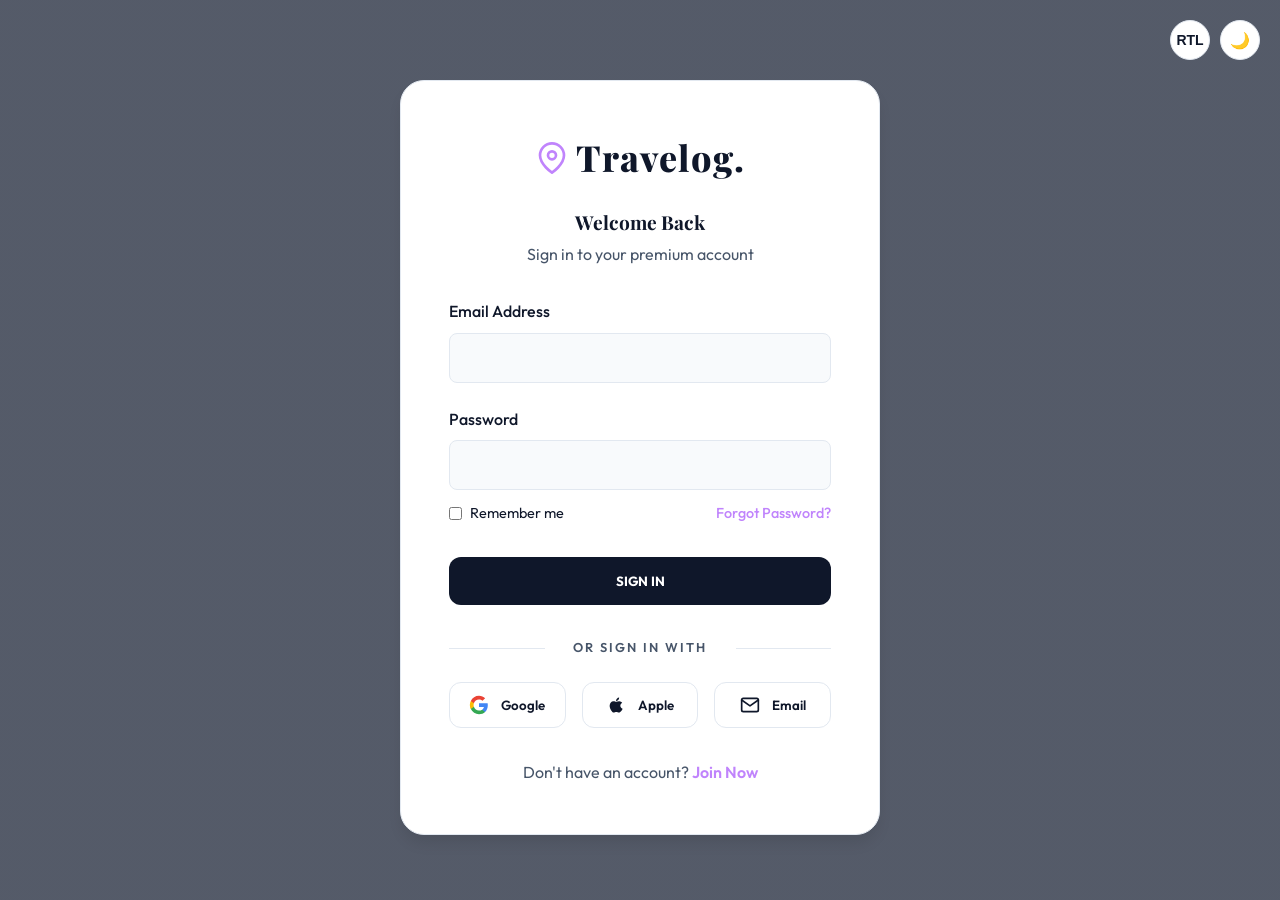
<file: login.html>
<!DOCTYPE html>
<html lang="en" data-theme="light">

<head>
    <meta charset="UTF-8">
    <meta name="viewport" content="width=device-width, initial-scale=1.0">
    <title>Login | Travelog</title>
    <link rel="stylesheet" href="style.css">
    <link rel="icon" type="image/svg+xml" href="favicon.svg">
</head>

<body style="overflow-y: auto;" class="hide-scrollbar">

    <!-- Auth Page (Hero) -->
    <div class="auth-page"
        style="background: linear-gradient(rgba(15, 23, 42, 0.7), rgba(15, 23, 42, 0.7)), url('https://images.unsplash.com/photo-1540541338287-41700207dee6?auto=format&fit=crop&w=1920&q=80') center/cover no-repeat;">
        
        <!-- Simplified Minimal Header Moved Inside -->
        <div style="position: absolute; top: 20px; right: 20px; display: flex; gap: 10px; z-index: 10;">
            <button class="dir-toggle" aria-label="Toggle Direction"
                style="font-size: 14px; font-weight: bold; width: 40px; height: 40px; border-radius: 50%; border: 1px solid var(--border-color); background: var(--surface-color); color: var(--text-main); cursor: pointer; display: flex; align-items: center; justify-content: center; transition: all 0.3s ease;">LTR</button>
            <button class="theme-toggle" aria-label="Toggle Theme"
                style="font-size: 16px; width: 40px; height: 40px; border-radius: 50%; border: 1px solid var(--border-color); background: var(--surface-color); color: var(--text-main); cursor: pointer; display: flex; align-items: center; justify-content: center; transition: all 0.3s ease;">🌙</button>
        </div>

        <div class="auth-card">
            <div style="display: flex; justify-content: center; width: 100%;">
                <a href="index.html" class="logo" style="display: flex; align-items: center; gap: 8px; justify-content: center;">
                    <svg width="32" height="32" viewBox="0 0 24 24" fill="none" stroke="currentColor" stroke-width="2"
                        stroke-linecap="round" stroke-linejoin="round" style="color: var(--secondary);">
                        <path d="M21 10c0 7-9 13-9 13s-9-6-9-13a9 9 0 0 1 18 0z"></path>
                        <circle cx="12" cy="10" r="3"></circle>
                    </svg>
                    Travelog.
                </a>
            </div>
            
            <div class="auth-header">
                <h1 style="font-family: 'Playfair Display', serif; font-size: 1.2rem;">Welcome Back</h1>
                <p>Sign in to your premium account</p>
            </div>
            <form>
                <div class="form-group">
                    <label class="form-label">Email Address</label>
                    <input type="email" class="form-input" placeholder="" required>
                </div>
                <div class="form-group" style="margin-bottom: 12px;">
                    <label class="form-label">Password</label>
                    <input type="password" class="form-input" placeholder="" required>
                </div>
                <div
                    style="display: flex; justify-content: space-between; align-items: center; margin-bottom: 32px; font-size: 0.9rem;">
                    <label style="display: flex; align-items: center; gap: 8px; cursor: pointer;">
                        <input type="checkbox"> Remember me
                    </label>
                    <a href="#" style="color: var(--secondary); font-weight: 500;">Forgot Password?</a>
                </div>
                <button type="submit" class="btn btn-primary" style="width: 100%; border-radius: 12px; font-weight: 700; padding: 16px;">SIGN IN</button>
            </form>

            <div class="social-auth">
                <p class="social-title"><span>OR SIGN IN WITH</span></p>
                <div class="social-btns">
                    <button class="social-btn">
                        <svg width="20" height="20" viewBox="0 0 24 24">
                            <path fill="#4285F4" d="M22.56 12.25c0-.78-.07-1.53-.2-2.25H12v4.26h5.92c-.26 1.37-1.04 2.53-2.21 3.31v2.77h3.57c2.08-1.92 3.28-4.74 3.28-8.09z"/>
                            <path fill="#34A853" d="M12 23c2.97 0 5.46-.98 7.28-2.66l-3.57-2.77c-.98.66-2.23 1.06-3.71 1.06-2.86 0-5.29-1.93-6.16-4.53H2.18v2.84C3.99 20.53 7.7 23 12 23z"/>
                            <path fill="#FBBC05" d="M5.84 14.09c-.22-.66-.35-1.36-.35-2.09s.13-1.43.35-2.09V7.07H2.18C1.43 8.55 1 10.22 1 12s.43 3.45 1.18 4.93l3.66-2.84z"/>
                            <path fill="#EA4335" d="M12 5.38c1.62 0 3.06.56 4.21 1.64l3.15-3.15C17.45 2.09 14.97 1 12 1 7.7 1 3.99 3.47 2.18 7.07l3.66 2.84c.87-2.6 3.3-4.53 6.16-4.53z"/>
                        </svg>
                        Google
                    </button>
                    <button class="social-btn">
                        <svg width="20" height="20" viewBox="0 0 24 24" fill="currentColor" xmlns="http://www.w3.org/2000/svg">
                            <path d="M17.05 20.28c-.98.95-2.05.8-3.08.35-1.09-.46-2.09-.48-3.24 0-1.44.62-2.2.44-3.06-.35C2.79 15.25 3.51 7.7 9.05 7.42c1.39.07 2.35.74 3.17.8 1.21-.24 2.37-.93 3.67-.84 1.58.13 2.77.72 3.54 1.84-3.25 1.97-2.79 5.9.48 7.23-.57 1.5-1.31 2.99-2.86 3.83zM12.03 7.25c-.15-2.23 1.66-4.07 3.74-4.25.29 2.58-2.34 4.5-3.74 4.25z"/>
                        </svg>
                        Apple
                    </button>
                    <button class="social-btn">
                        <svg width="20" height="20" viewBox="0 0 24 24" fill="none" stroke="currentColor" stroke-width="2" stroke-linecap="round" stroke-linejoin="round">
                            <path d="M4 4h16c1.1 0 2 .9 2 2v12c0 1.1-.9 2-2 2H4c-1.1 0-2-.9-2-2V6c0-1.1.9-2 2-2z"></path>
                            <polyline points="22,6 12,13 2,6"></polyline>
                        </svg>
                        Email
                    </button>
                </div>
            </div>

            <div class="auth-footer">
                <p>Don't have an account? <a href="signup.html">Join Now</a></p>
            </div>
        </div>
    </div>

    <script src="script.js"></script>
</body>

</html>
</file>
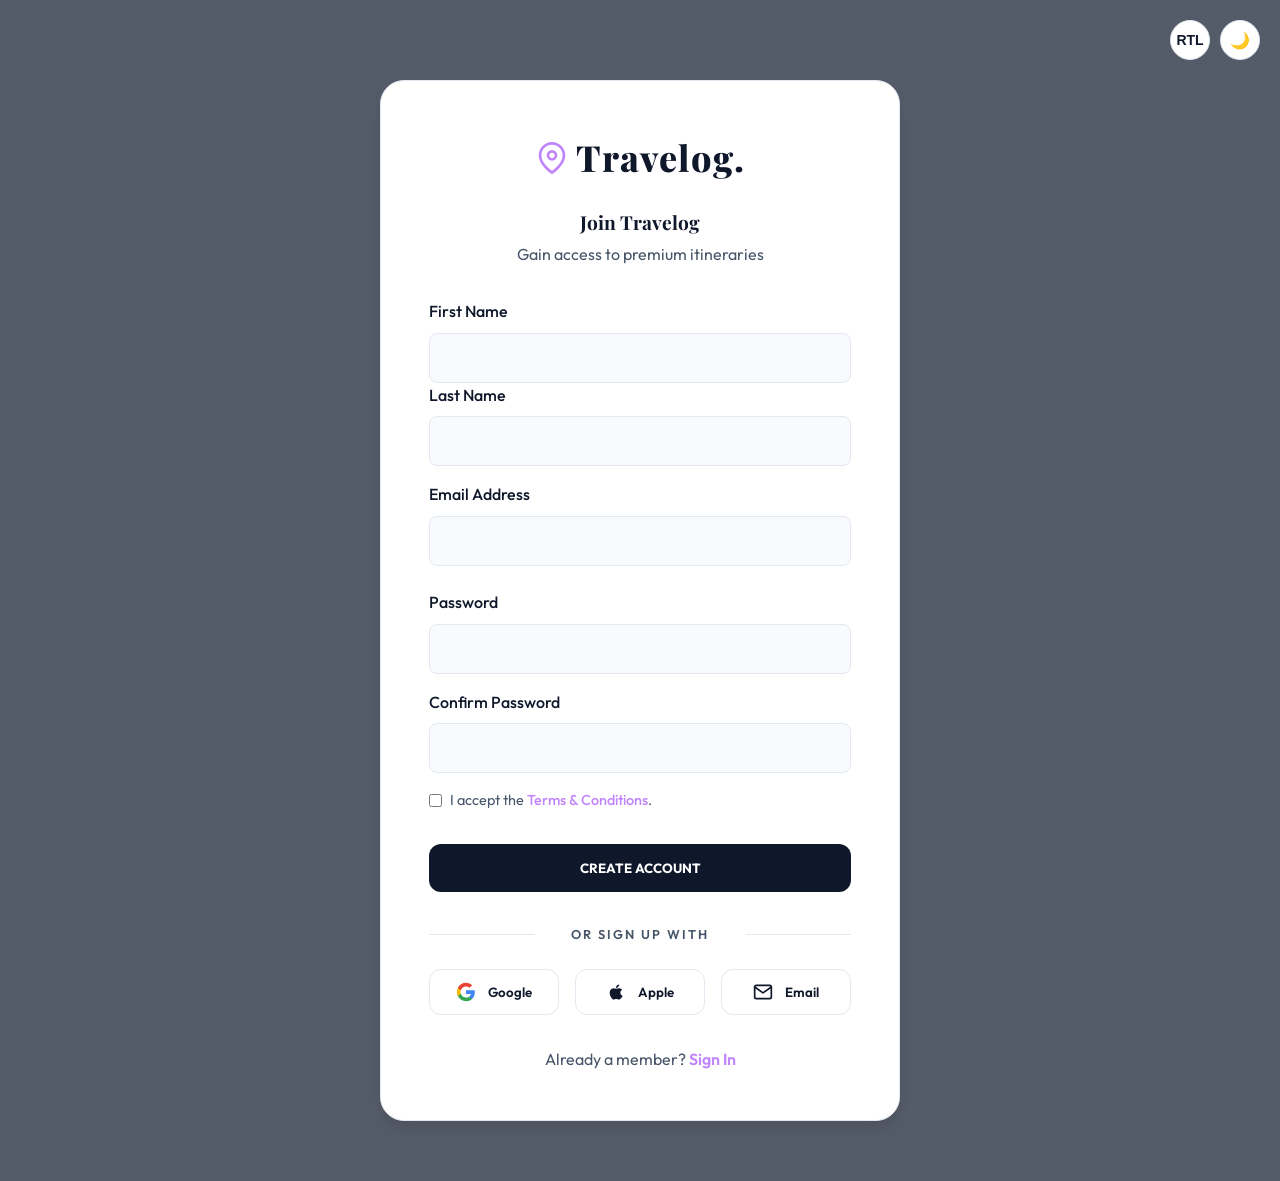
<file: signup.html>
<!DOCTYPE html>
<html lang="en" data-theme="light">

<head>
    <meta charset="UTF-8">
    <meta name="viewport" content="width=device-width, initial-scale=1.0">
    <title>Join Now | Travelog</title>
    <link rel="stylesheet" href="style.css">
    <link rel="icon" type="image/svg+xml" href="favicon.svg">
</head>

<body style="overflow-y: auto;" class="hide-scrollbar">

    <!-- Auth Page (Hero) -->
    <div class="auth-page"
        style="background: linear-gradient(rgba(15, 23, 42, 0.7), rgba(15, 23, 42, 0.7)), url('https://images.unsplash.com/photo-1512453979798-5ea266f8880c?auto=format&fit=crop&w=1920&q=80') center/cover no-repeat;">
        
        <!-- Simplified Minimal Header Moved Inside -->
        <div style="position: absolute; top: 20px; right: 20px; display: flex; gap: 10px; z-index: 10;">
            <button class="dir-toggle" aria-label="Toggle Direction"
                style="font-size: 14px; font-weight: bold; width: 40px; height: 40px; border-radius: 50%; border: 1px solid var(--border-color); background: var(--surface-color); color: var(--text-main); cursor: pointer; display: flex; align-items: center; justify-content: center; transition: all 0.3s ease;">LTR</button>
            <button class="theme-toggle" aria-label="Toggle Theme"
                style="font-size: 16px; width: 40px; height: 40px; border-radius: 50%; border: 1px solid var(--border-color); background: var(--surface-color); color: var(--text-main); cursor: pointer; display: flex; align-items: center; justify-content: center; transition: all 0.3s ease;">🌙</button>
        </div>

        <div class="auth-card" style="max-width: 520px;">
            <div style="display: flex; justify-content: center; width: 100%;">
                <a href="index.html" class="logo" style="display: flex; align-items: center; gap: 8px; justify-content: center;">
                    <svg width="32" height="32" viewBox="0 0 24 24" fill="none" stroke="currentColor" stroke-width="2"
                        stroke-linecap="round" stroke-linejoin="round" style="color: var(--secondary);">
                        <path d="M21 10c0 7-9 13-9 13s-9-6-9-13a9 9 0 0 1 18 0z"></path>
                        <circle cx="12" cy="10" r="3"></circle>
                    </svg>
                    Travelog.
                </a>
            </div>
            <div class="auth-header">
                <h1 style="font-family: 'Playfair Display', serif; font-size: 1.2rem;">Join Travelog</h1>
                <p>Gain access to premium itineraries</p>
            </div>
            <form>
                    <div class="form-group" style="margin-bottom: 0;">
                        <label class="form-label">First Name</label>
                        <input type="text" class="form-input" placeholder="" required>
                    </div>
                <div class="form-group" style="margin-bottom: 0;">
                        <label class="form-label">Last Name</label>
                        <input type="text" class="form-input" placeholder="" required>
                    </div>
                <div class="form-group" style="margin-top: 16px;">
                    <label class="form-label">Email Address</label>
                    <input type="email" class="form-input" placeholder="" required>
                </div>
                
                <!-- Password Fields Row 1 -->
                <div class="form-group" style="margin-bottom: 16px;">
                    <label class="form-label">Password</label>
                    <input type="password" class="form-input" placeholder="" required>
                </div>

                <!-- Confirm Password Field Row 2 -->
                <div class="form-group" style="margin-bottom: 16px;">
                    <label class="form-label">Confirm Password</label>
                    <input type="password" class="form-input" placeholder="" required>
                </div>

                <div class="terms-group">
                    <input type="checkbox" id="terms" required>
                    <label for="terms">I accept the <a href="#">Terms & Conditions</a>.</label>
                </div>

                <button type="submit" class="btn btn-primary" style="width: 100%; border-radius: 12px; font-weight: 700; padding: 16px; margin-top: 16px;">CREATE ACCOUNT</button>
            </form>

            <div class="social-auth">
                <p class="social-title"><span>OR SIGN UP WITH</span></p>
                <div class="social-btns">
                    <button class="social-btn">
                        <svg width="20" height="20" viewBox="0 0 24 24">
                            <path fill="#4285F4" d="M22.56 12.25c0-.78-.07-1.53-.2-2.25H12v4.26h5.92c-.26 1.37-1.04 2.53-2.21 3.31v2.77h3.57c2.08-1.92 3.28-4.74 3.28-8.09z"/>
                            <path fill="#34A853" d="M12 23c2.97 0 5.46-.98 7.28-2.66l-3.57-2.77c-.98.66-2.23 1.06-3.71 1.06-2.86 0-5.29-1.93-6.16-4.53H2.18v2.84C3.99 20.53 7.7 23 12 23z"/>
                            <path fill="#FBBC05" d="M5.84 14.09c-.22-.66-.35-1.36-.35-2.09s.13-1.43.35-2.09V7.07H2.18C1.43 8.55 1 10.22 1 12s.43 3.45 1.18 4.93l3.66-2.84z"/>
                            <path fill="#EA4335" d="M12 5.38c1.62 0 3.06.56 4.21 1.64l3.15-3.15C17.45 2.09 14.97 1 12 1 7.7 1 3.99 3.47 2.18 7.07l3.66 2.84c.87-2.6 3.3-4.53 6.16-4.53z"/>
                        </svg>
                        Google
                    </button>
                    <button class="social-btn">
                        <svg width="20" height="20" viewBox="0 0 24 24" fill="currentColor" xmlns="http://www.w3.org/2000/svg">
                            <path d="M17.05 20.28c-.98.95-2.05.8-3.08.35-1.09-.46-2.09-.48-3.24 0-1.44.62-2.2.44-3.06-.35C2.79 15.25 3.51 7.7 9.05 7.42c1.39.07 2.35.74 3.17.8 1.21-.24 2.37-.93 3.67-.84 1.58.13 2.77.72 3.54 1.84-3.25 1.97-2.79 5.9.48 7.23-.57 1.5-1.31 2.99-2.86 3.83zM12.03 7.25c-.15-2.23 1.66-4.07 3.74-4.25.29 2.58-2.34 4.5-3.74 4.25z"/>
                        </svg>
                        Apple
                    </button>
                    <button class="social-btn">
                        <svg width="20" height="20" viewBox="0 0 24 24" fill="none" stroke="currentColor" stroke-width="2" stroke-linecap="round" stroke-linejoin="round">
                            <path d="M4 4h16c1.1 0 2 .9 2 2v12c0 1.1-.9 2-2 2H4c-1.1 0-2-.9-2-2V6c0-1.1.9-2 2-2z"></path>
                            <polyline points="22,6 12,13 2,6"></polyline>
                        </svg>
                        Email
                    </button>
                </div>
            </div>

            <div class="auth-footer">
                <p>Already a member? <a href="login.html">Sign In</a></p>
            </div>
        </div>
    </div>

    <script src="script.js"></script>
</body>

</html>
</file>
<file: style.css>
@import url('https://fonts.googleapis.com/css2?family=Outfit:wght@300;400;500;600;700&family=Playfair+Display:wght@400;600;700;800&display=swap');

:root {
  /* Colors - Maximum 3 Primary */
  --primary: #0F172A;
  /* Deep Modern Blue */
  --secondary: #C084FC;
  /* Premium Purple */
  --accent: #38BDF8;
  /* Bright Ocean Blue */

  /* Light Theme */
  --bg-color: #F8FAFC;
  --surface-color: #FFFFFF;
  --text-main: #0F172A;
  --text-muted: #475569;
  --border-color: #E2E8F0;
  --shadow-sm: 0 1px 3px rgba(0, 0, 0, 0.1);
  --shadow-md: 0 4px 6px -1px rgba(0, 0, 0, 0.1);
  --shadow-lg: 0 10px 15px -3px rgba(0, 0, 0, 0.1);

  /* Spacing */
  --spacing-xs: 8px;
  --spacing-sm: 16px;
  --spacing-md: 24px;
  --spacing-lg: 32px;
  --spacing-xl: 48px;
  --spacing-xxl: 80px;
}

[data-theme="dark"] {
  --bg-color: #0B0F19;
  --surface-color: #111827;
  --text-main: #F8FAFC;
  --text-muted: #CBD5E1;
  --border-color: #334155;
  --shadow-sm: 0 1px 3px rgba(0, 0, 0, 0.5);
  --shadow-md: 0 4px 6px -1px rgba(0, 0, 0, 0.5);
  --shadow-lg: 0 10px 15px -3px rgba(0, 0, 0, 0.5);
}

* {
  margin: 0;
  padding: 0;
  box-sizing: border-box;
}

html {
  scroll-behavior: smooth;
}

body {
  font-family: 'Outfit', sans-serif;
  background-color: var(--bg-color);
  color: var(--text-main);
  line-height: 1.6;
  transition: background-color 0.3s, color 0.3s;
  overflow-x: hidden;
}

h1,
h2,
h3,
h4,
h5,
h6 {
  font-family: 'Playfair Display', serif;
  font-weight: 700;
  line-height: 1.2;
  color: var(--text-main);
}

a {
  text-decoration: none;
  color: inherit;
}

ul {
  list-style: none;
}

img {
  max-width: 100%;
  height: auto;
  display: block;
}

/* Container */
.container {
  width: 100%;
  max-width: 1440px;
  margin: 0 auto;
  padding: 0 5%;
}

/* Buttons */
.btn {
  display: inline-block;
  padding: 14px 32px;
  font-family: 'Outfit', sans-serif;
  font-weight: 600;
  border-radius: 50px;
  cursor: pointer;
  transition: all 0.3s ease;
  border: none;
  text-align: center;
}

.btn-primary {
  background: var(--primary);
  color: #fff;
}

[data-theme="dark"] .btn-primary {
  background: var(--secondary);
  color: #fff;
}

.btn-primary:hover {
  background: var(--secondary);
  transform: translateY(-2px);
  box-shadow: var(--shadow-md);
}

[data-theme="dark"] .btn-primary:hover {
  filter: brightness(1.1);
  box-shadow: 0 5px 15px rgba(192, 132, 252, 0.4);
}

.btn-secondary {
  background: transparent;
  color: var(--primary);
  border: 2px solid var(--primary);
}

[data-theme="dark"] .btn-secondary {
  color: #fff;
  border-color: #fff;
}

.btn-secondary:hover {
  background: var(--primary);
  color: #fff;
  transform: translateY(-2px);
}

[data-theme="dark"] .btn-secondary:hover {
  background: #fff;
  color: var(--primary);
}

/* Navigation */
.navbar {
  position: fixed;
  top: 0;
  left: 0;
  width: 100%;
  height: 80px;
  background-color: rgba(255, 255, 255, 0.9);
  backdrop-filter: blur(10px);
  -webkit-backdrop-filter: blur(10px);
  border-bottom: 1px solid var(--border-color);
  z-index: 1000;
  transition: all 0.3s ease;
}

[data-theme="dark"] .navbar {
  background-color: rgba(11, 15, 25, 0.9);
}

.nav-container {
  display: flex;
  justify-content: space-between;
  align-items: center;
  height: 100%;
}

.logo {
  font-family: 'Playfair Display', serif;
  font-size: 28px;
  font-weight: 800;
  letter-spacing: 1px;
}

.nav-links {
  display: flex;
  gap: 32px;
  align-items: center;
}

.nav-links a {
  font-weight: 500;
  font-size: 16px;
  position: relative;
  transition: color 0.3s;
}

.nav-links a::after {
  content: '';
  position: absolute;
  width: 0%;
  height: 2px;
  background: var(--secondary);
  bottom: -4px;
  left: 0;
  transition: width 0.3s;
}

.nav-links a:hover::after,
.nav-links a.active::after {
  width: 100%;
}

.nav-links a.active {
  color: var(--secondary);
}

.nav-actions {
  display: flex;
  align-items: center;
  gap: 16px;
}

.theme-toggle {
  background: var(--surface-color);
  border: 1px solid var(--border-color);
  width: 40px;
  height: 40px;
  border-radius: 50%;
  font-size: 18px;
  cursor: pointer;
  color: var(--text-main);
  display: flex;
  align-items: center;
  justify-content: center;
  transition: all 0.3s ease;
}

.theme-toggle:hover {
  transform: rotate(15deg) scale(1.1);
  border-color: var(--secondary);
}

.nav-links .theme-toggle {
  display: none;
  /* Hidden by default, shown in mobile menu */
}

.menu-toggle {
  display: none;
  flex-direction: column;
  gap: 6px;
  background: none;
  border: none;
  cursor: pointer;
  z-index: 1001;
}

.menu-toggle span {
  display: block;
  width: 30px;
  height: 2px;
  background-color: var(--text-main);
  transition: all 0.3s cubic-bezier(0.4, 0, 0.2, 1);
  transform-origin: center;
}

.menu-toggle.open span:nth-child(1) {
  transform: translateY(8px) rotate(45deg);
}

.menu-toggle.open span:nth-child(2) {
  opacity: 0;
  transform: translateX(10px);
}

.menu-toggle.open span:nth-child(3) {
  transform: translateY(-8px) rotate(-45deg);
}

/* Hero Section V2 (Animated & Centered for all pages) */
.hero-v2 {
  position: relative;
  min-height: 100vh;
  display: flex;
  align-items: center;
  justify-content: center;
  text-align: center;
  color: #fff;
  padding-top: 80px;
  overflow: hidden;
}

.hero-v2::before {
  content: '';
  position: absolute;
  top: 0;
  left: 0;
  right: 0;
  bottom: 0;
  background: var(--hero-bg) center/cover no-repeat;
  z-index: 1;
  animation: bgZoom 15s infinite alternate ease-in-out;
}

.hero-v2::after {
  content: '';
  position: absolute;
  top: 0;
  left: 0;
  right: 0;
  bottom: 0;
  background: linear-gradient(rgba(15, 23, 42, 0.6), rgba(15, 23, 42, 0.8));
  z-index: 2;
}

.hero-v2 .container {
  position: relative;
  z-index: 3;
}

.hero-v2 h1 {
  color: #fff;
  font-size: clamp(3.5rem, 6vw, 6rem);
  margin-bottom: 24px;
  text-transform: uppercase;
  letter-spacing: 4px;
  opacity: 0;
  transform: translateY(40px);
  animation: fadeUpElevated 1s forwards 0.3s cubic-bezier(0.2, 0.8, 0.2, 1);
}

.hero-v2 p {
  font-size: 1.25rem;
  max-width: 700px;
  margin: 0 auto 40px;
  opacity: 0;
  transform: translateY(30px);
  animation: fadeUpElevated 1s forwards 0.6s cubic-bezier(0.2, 0.8, 0.2, 1);
  color: #E2E8F0;
}

.hero-v2 .hero-btns {
  display: flex;
  justify-content: center;
  gap: 16px;
  opacity: 0;
  transform: translateY(20px);
  animation: fadeUpElevated 1s forwards 0.9s cubic-bezier(0.2, 0.8, 0.2, 1);
}

.hero-v2 .btn-secondary {
  border-color: #fff;
  color: #fff;
}

.hero-v2 .btn-secondary:hover {
  background: #fff;
  color: #0F172A;
}

/* Animations */
@keyframes bgZoom {
  0% {
    transform: scale(1);
  }

  100% {
    transform: scale(1.15);
  }
}

@keyframes fadeUpElevated {
  to {
    opacity: 1;
    transform: translateY(0);
  }
}

@keyframes fadeUp {
  to {
    opacity: 1;
    transform: translateY(0);
  }
}

@keyframes scaleIn {
  to {
    opacity: 1;
    transform: scale(1);
  }
}

@keyframes floatAnim {
  0% {
    transform: translateY(0px);
  }

  50% {
    transform: translateY(-15px);
  }

  100% {
    transform: translateY(0px);
  }
}

/* Section Common */
.section {
  padding: var(--spacing-xxl) 0;
  position: relative;
  clear: both;
}

.section-title {
  text-align: center;
  font-size: 2.5rem;
  margin-bottom: var(--spacing-lg);
}

.section-subtitle {
  text-align: center;
  color: var(--secondary);
  font-weight: 700;
  letter-spacing: 3px;
  text-transform: uppercase;
  font-size: 0.875rem;
  margin-bottom: var(--spacing-sm);
}

/* Grid Layouts */
.grid-2 {
  display: grid;
  grid-template-columns: repeat(2, 1fr);
  gap: 40px;
  align-items: center;
}

.grid-3 {
  display: grid;
  grid-template-columns: repeat(auto-fit, minmax(300px, 1fr));
  gap: 32px;
  padding: 20px 0;
}

/* Cards (Services, Blog) */
.card {
  background: var(--surface-color);
  border-radius: 16px;
  overflow: hidden;
  box-shadow: var(--shadow-md);
  transition: transform 0.3s, box-shadow 0.3s;
  border: 1px solid var(--border-color);
}

.card:hover {
  transform: translateY(-10px);
  box-shadow: var(--shadow-lg);
}

.card-img-wrapper {
  height: 240px;
  overflow: hidden;
}

.card-img {
  width: 100%;
  height: 100%;
  object-fit: cover;
  transition: transform 0.5s;
}

.card:hover .card-img {
  transform: scale(1.1);
}

.card-content {
  padding: 24px;
}

.card-title {
  font-size: 1.25rem;
  margin-bottom: 12px;
}

.card-desc {
  color: var(--text-muted);
  font-size: 0.95rem;
  margin-bottom: 20px;
}

.card-link {
  color: var(--secondary);
  font-weight: 600;
  display: flex;
  align-items: center;
  gap: 8px;
}

/* About Section */
.about-img {
  border-radius: 24px;
  box-shadow: var(--shadow-lg);
}

.about-list {
  margin-top: 32px;
  display: flex;
  flex-direction: column;
  gap: 16px;
}

.about-item {
  display: flex;
  align-items: center;
  gap: 16px;
  font-size: 1.1rem;
  font-weight: 500;
}

.about-icon {
  width: 44px;
  height: 44px;
  min-width: 44px;
  min-height: 44px;
  aspect-ratio: 1 / 1;
  background: var(--secondary);
  color: #fff;
  border-radius: 50%;
  display: flex;
  align-items: center;
  justify-content: center;
  flex-shrink: 0;
  line-height: 1;
  font-size: 20px;
}

/* Highlight Stats */
.stats {
  background: var(--primary);
  color: #fff;
  padding: 80px 0;
}

[data-theme="dark"] .stats {
  background: var(--surface-color);
  border-top: 1px solid var(--border-color);
  border-bottom: 1px solid var(--border-color);
}

.stats-grid {
  display: grid;
  grid-template-columns: repeat(auto-fit, minmax(200px, 1fr));
  gap: 32px;
  text-align: center;
}

.stat-num {
  font-size: 3rem;
  font-family: 'Playfair Display', serif;
  font-weight: 700;
  color: var(--secondary);
  margin-bottom: 8px;
}

/* Testimonials */
.testimonial-card {
  background: var(--surface-color);
  padding: 32px;
  border-radius: 16px;
  box-shadow: var(--shadow-md);
  border: 1px solid var(--border-color);
}

.testi-text {
  font-style: italic;
  font-size: 1.1rem;
  margin-bottom: 24px;
}

.testi-author {
  display: flex;
  align-items: center;
  gap: 16px;
}

.author-img {
  width: 50px;
  height: 50px;
  border-radius: 50%;
  object-fit: cover;
}

/* Footer */
.footer {
  background: var(--surface-color);
  border-top: 1px solid var(--border-color);
  padding: 80px 0 24px;
}

.footer-grid {
  display: grid;
  grid-template-columns: 2fr 1fr 1fr 1fr;
  gap: 40px;
  margin-bottom: 40px;
}

.footer-col h3 {
  font-size: 1.25rem;
  margin-bottom: 24px;
}

.footer-col p {
  color: var(--text-muted);
  margin-bottom: 24px;
}

.footer-links {
  display: flex;
  flex-direction: column;
  gap: 12px;
}

.footer-links a {
  color: var(--text-muted);
  transition: color 0.3s;
}

.footer-links a:hover {
  color: var(--secondary);
}

.footer-bottom {
  text-align: center;
  padding-top: 24px;
  border-top: 1px solid var(--border-color);
  color: var(--text-muted);
}

/* Contact Page specific */
.contact-wrapper {
  background: var(--surface-color);
  border-radius: 24px;
  padding: 40px;
  box-shadow: var(--shadow-lg);
  border: 1px solid var(--border-color);
}

.form-group {
  margin-bottom: 24px;
}

.form-label {
  display: block;
  margin-bottom: 8px;
  font-weight: 500;
}

.form-input,
.form-textarea {
  width: 100%;
  padding: 14px 16px;
  border-radius: 8px;
  border: 1px solid var(--border-color);
  background: var(--bg-color);
  color: var(--text-main);
  font-family: inherit;
  font-size: 1rem;
  transition: border-color 0.3s;
}

.form-input::placeholder,
.form-textarea::placeholder {
  color: var(--text-muted);
  opacity: 1;
}

.form-input:focus,
.form-textarea:focus {
  outline: none;
  border-color: var(--secondary);
}

.form-textarea {
  min-height: 150px;
  resize: vertical;
}

.contact-info {
  display: flex;
  flex-direction: column;
  gap: 32px;
}

.info-item {
  display: flex;
  gap: 16px;
}

.info-icon {
  width: 48px;
  height: 48px;
  background: var(--primary);
  color: #fff;
  border-radius: 12px;
  display: flex;
  align-items: center;
  justify-content: center;
  font-size: 20px;
  flex-shrink: 0;
}

/* Contact Social Icons */
.contact-social-links {
  display: flex;
  gap: 12px;
  margin-top: 8px;
}

.contact-social-icon {
  display: flex;
  align-items: center;
  justify-content: center;
  width: 38px;
  height: 38px;
  border-radius: 10px;
  background: var(--bg-color);
  color: var(--text-main);
  border: 1px solid var(--border-color);
  transition: all 0.3s ease;
}

.contact-social-icon:hover {
  background: var(--secondary);
  color: #fff;
  border-color: var(--secondary);
  transform: translateY(-3px);
  box-shadow: 0 4px 12px rgba(192, 132, 252, 0.3);
}

.contact-social-icon svg {
  width: 18px;
  height: 18px;
}

.map-container {
  margin-top: 40px;
  height: 400px;
  border-radius: 16px;
  overflow: hidden;
  box-shadow: var(--shadow-md);
}

/* Auth Pages (Login / Signup) */
.auth-page {
  min-height: 100vh;
  display: flex;
  flex-direction: column;
  align-items: center;
  background: var(--bg-color);
  padding: 80px 20px 60px;
  position: relative;
  overflow-y: auto;
}

.auth-card {
  width: 100%;
  max-width: 480px;
  background: var(--surface-color);
  padding: 48px;
  border-radius: 24px;
  box-shadow: var(--shadow-lg);
  border: 1px solid var(--border-color);
  position: relative;
  z-index: 2;
  animation: scaleIn 0.8s forwards;
}

.auth-header {
  text-align: center;
  margin-bottom: 32px;
}

.auth-header h1 {
  font-size: 2rem;
  margin-bottom: 8px;
}

.auth-header p {
  color: var(--text-muted);
}

.auth-footer {
  text-align: center;
  margin-top: 24px;
  color: var(--text-muted);
}

.auth-footer a {
  color: var(--secondary);
  font-weight: 600;
}

/* Page Headers (Deprecated, using hero-v2 instead) */

/* Responsive Breakpoints */

/* 1024px - Laptop */
@media (max-width: 1024px) {
  .hero h1 {
    font-size: 3rem;
  }

  .grid-2 {
    gap: 32px;
  }

  .footer-grid {
    grid-template-columns: 1fr 1fr;
    gap: 32px;
  }

  .nav-container {
    padding: 0 20px;
  }

  .logo {
    font-size: 24px;
    white-space: nowrap;
  }

  .nav-links {
    gap: 12px;
  }

  .nav-links a {
    font-size: 14px;
    white-space: nowrap;
  }

  .nav-actions {
    gap: 8px;
  }

  .nav-actions .btn {
    padding: 8px 16px;
    font-size: 14px;
    white-space: nowrap;
  }
}

/* 768px - Tablet */
@media (max-width: 768px) {
  .menu-toggle {
    display: flex;
  }

  .nav-links {
    position: fixed;
    top: 80px;
    right: -100%;
    width: 300px;
    height: calc(100vh - 80px);
    background: var(--surface-color);
    flex-direction: column;
    padding: 40px;
    transition: right 0.4s ease;
    border-left: 1px solid var(--border-color);
    box-shadow: -5px 0 15px rgba(0, 0, 0, 0.1);
  }

  .nav-links.active {
    right: 0;
  }

  .hero-v2 h1 {
    font-size: 3rem;
  }

  .hero-v2 p {
    font-size: 1.1rem;
    padding: 0 20px;
  }

  .hero-v2 .hero-btns {
    flex-wrap: wrap;
    justify-content: center;
  }

  .grid-2 {
    grid-template-columns: 1fr;
  }

  .section-title {
    font-size: 2rem;
  }

  .nav-actions .btn-primary {
    display: none;
  }

  .nav-links .nav-btn-mobile {
    display: block;
    width: 100%;
    margin-top: 20px;
  }

  .nav-btn-mobile .btn-primary {
    width: 100%;
    display: block;
  }

  .nav-actions .theme-toggle {
    display: none;
  }

  .nav-links .theme-toggle {
    display: block;
    margin-top: 20px;
    align-self: flex-start;
  }
}

/* 360px - Mobile */
@media (max-width: 480px) {
  .container {
    padding: 0 20px;
  }

  .hero h1 {
    font-size: 2.2rem;
  }

  .hero-v2 h1 {
    font-size: 2rem;
    letter-spacing: 1px;
    word-break: break-word;
    overflow-wrap: break-word;
  }

  .hero-v2 p {
    font-size: 1rem;
    padding: 0 10px;
  }

  .hero-btns {
    flex-direction: column;
    width: 100%;
  }

  .btn {
    width: 100%;
  }

  .footer-grid {
    grid-template-columns: 1fr;
  }

  .auth-card {
    padding: 32px 20px;
  }

  .nav-links {
    width: 100%;
    right: -100%;
  }
}

/* Auth Page Simplified Header */
.auth-nav {
  width: 100%;
  padding: 20px 0;
  display: flex;
  align-items: center;
  justify-content: center;
  margin-bottom: 20px;
}

.auth-nav .logo {
  font-size: 28px;
}

/* Ensure the logo text adapt to theme inside the card */
.auth-card .logo {
  color: var(--text-main);
  margin-bottom: 24px;
  font-size: 36px;
}

/* Social Auth Styles */
.social-auth {
  margin: 32px 0;
  text-align: center;
}

.social-title {
  position: relative;
  font-size: 0.8rem;
  font-weight: 600;
  color: var(--text-muted);
  text-transform: uppercase;
  letter-spacing: 2px;
  margin-bottom: 24px;
}

.social-title::before,
.social-title::after {
  content: '';
  position: absolute;
  top: 50%;
  width: 25%;
  height: 1px;
  background: var(--border-color);
}

.social-title::before {
  left: 0;
}

.social-title::after {
  right: 0;
}

.social-btns {
  display: grid;
  grid-template-columns: repeat(3, 1fr);
  gap: 16px;
}

@media (max-width: 480px) {
  .social-btns {
    grid-template-columns: repeat(2, 1fr);
  }
  .social-btns .social-btn:last-child {
    grid-column: 1 / span 2;
    justify-self: center;
    min-width: 140px;
    width: 60%;
  }
}

.social-btn {
  display: flex;
  align-items: center;
  justify-content: center;
  gap: 12px;
  padding: 12px;
  border-radius: 12px;
  border: 1px solid var(--border-color);
  background: var(--surface-color);
  color: var(--text-main);
  font-weight: 600;
  cursor: pointer;
  transition: all 0.3s ease;
  font-family: inherit;
}

.social-btn:hover {
  background: var(--bg-color);
  transform: translateY(-2px);
  border-color: var(--secondary);
}

.social-btn svg {
  flex-shrink: 0;
}

/* Terms Checkbox */
.terms-group {
  margin: 16px 0;
  font-size: 0.9rem;
  display: flex;
  align-items: center;
  gap: 8px;
  color: var(--text-muted);
}

.terms-group input {
  cursor: pointer;
}

.terms-group a {
  color: var(--secondary);
  font-weight: 500;
}

.nav-btn-mobile {
  display: none;
}

/* Hide Scrollbar Utility but allow scrolling */
.hide-scrollbar {
  -ms-overflow-style: none;
  /* IE and Edge */
  scrollbar-width: none;
  /* Firefox */
}

.hide-scrollbar::-webkit-scrollbar {
  display: none;
  /* Chrome, Safari and Opera */
}

/* --- RTL Support --- */
[dir="rtl"] {
  direction: rtl;
  text-align: right;
}

[dir="rtl"] .nav-links a::after {
  left: auto;
  right: 0;
}

[dir="rtl"] .footer-col,
[dir="rtl"] .about-content,
[dir="rtl"] .card-content {
  text-align: right;
  align-items: flex-start;
}

[dir="rtl"] .about-item span {
  text-align: right;
}

[dir="rtl"] .menu-toggle.open span:nth-child(2) {
  transform: translateX(-10px);
}

[dir="rtl"] .form-input,
[dir="rtl"] .form-textarea {
  text-align: right;
}

[dir="rtl"] .nav-actions {
  flex-direction: row-reverse;
}

.footer-social {
  display: flex;
  gap: 12px;
  margin-top: 20px;
}

.social-icon {
  width: 42px;
  height: 42px;
  display: flex;
  align-items: center;
  justify-content: center;
  border-radius: 50%;
  font-size: 18px;
  color: #fff;
  transition: all 0.4s ease;
  text-decoration: none;
}

/* REAL BRAND COLORS */
.facebook {
  background: #1877F2;
}

.instagram {
  background: radial-gradient(circle at 30% 30%, #feda75, #d62976, #962fbf);
}

.twitter {
  background: #000000;
}

.linkedin {
  background: #0A66C2;
}

.youtube {
  background: #FF0000;
}

/* HOVER EFFECT */
.social-icon:hover {
  transform: translateY(-6px) scale(1.1);
  box-shadow: 0 10px 25px rgba(0, 0, 0, 0.25);
}

/* OPTIONAL: glow effect per brand */
.facebook:hover {
  box-shadow: 0 10px 25px rgba(24, 119, 242, 0.6);
}

.instagram:hover {
  box-shadow: 0 10px 25px rgba(214, 41, 118, 0.6);
}

.twitter:hover {
  box-shadow: 0 10px 25px rgba(0, 0, 0, 0.6);
}

.linkedin:hover {
  box-shadow: 0 10px 25px rgba(10, 102, 194, 0.6);
}

.youtube:hover {
  box-shadow: 0 10px 25px rgba(255, 0, 0, 0.6);
}

.social-icon i {
  font-size: 20px;
  line-height: 1;
}

/* HIGHLIGHTS */
.hero-highlights {
  margin-top: 25px;
  display: flex;
  gap: 20px;
  flex-wrap: wrap;
}

.highlight-item {
  display: flex;
  align-items: center;
  gap: 8px;
  color: #fff;
  font-size: 14px;
  background: rgba(255, 255, 255, 0.1);
  padding: 8px 14px;
  border-radius: 20px;
  backdrop-filter: blur(10px);
  transition: all 0.3s ease;
}

.highlight-item i {
  font-size: 18px;
}

.highlight-item:hover {
  background: rgba(255, 255, 255, 0.25);
  transform: translateY(-3px);
}

/* STATS */
.hero-stats {
  margin-top: 30px;
  display: flex;
  gap: 40px;
  flex-wrap: wrap;
}

.stat h3 {
  font-size: 28px;
  color: #fff;
  margin: 0;
}

.stat p {
  font-size: 13px;
  color: rgba(255, 255, 255, 0.8);
  margin: 0;
}

/* MOBILE FIX */
@media (max-width: 576px) {
  .hero-stats {
    gap: 20px;
  }

  .stat h3 {
    font-size: 22px;
  }
}

/* CENTER HERO CONTENT */
.hero-v2 .container {
  text-align: center;
  display: flex;
  flex-direction: column;
  align-items: center;
}

/* HIGHLIGHTS CENTER */
.hero-highlights {
  margin-top: 25px;
  display: flex;
  gap: 15px;
  flex-wrap: wrap;
  justify-content: center;
}

/* INDIVIDUAL TAG */
.highlight-item {
  display: flex;
  align-items: center;
  gap: 8px;
  color: #fff;
  font-size: 14px;
  background: rgba(255, 255, 255, 0.1);
  padding: 8px 14px;
  border-radius: 20px;
  backdrop-filter: blur(10px);
  transition: all 0.3s ease;
}

.highlight-item:hover {
  background: rgba(255, 255, 255, 0.25);
  transform: translateY(-3px);
}

/* STATS CENTER */
.hero-stats {
  margin-top: 30px;
  display: flex;
  gap: 40px;
  flex-wrap: wrap;
  justify-content: center;
  text-align: center;
}

/* STAT TEXT */
.stat h3 {
  font-size: 28px;
  color: #fff;
  margin: 0;
}

.stat p {
  font-size: 13px;
  color: rgba(255, 255, 255, 0.8);
  margin: 0;
}

/* MOBILE */
@media (max-width: 576px) {
  .hero-stats {
    gap: 20px;
  }

  .stat h3 {
    font-size: 22px;
  }
}

/* CENTER EVERYTHING */
.hero-v2 .container {
  text-align: center;
  display: flex;
  flex-direction: column;
  align-items: center;
}

/* TAGS */
.story-tags {
  margin-top: 25px;
  display: flex;
  gap: 15px;
  flex-wrap: wrap;
  justify-content: center;
}

.story-tags span {
  display: flex;
  align-items: center;
  gap: 6px;
  background: rgba(255, 255, 255, 0.12);
  color: #fff;
  padding: 8px 14px;
  border-radius: 20px;
  font-size: 14px;
  backdrop-filter: blur(8px);
  transition: all 0.3s ease;
}

.story-tags span:hover {
  background: rgba(255, 255, 255, 0.25);
  transform: translateY(-3px);
}

/* QUOTE */
.story-quote {
  margin-top: 25px;
  max-width: 600px;
}

.story-quote p {
  font-style: italic;
  color: rgba(255, 255, 255, 0.9);
  font-size: 16px;
  line-height: 1.6;
}

/* MOBILE */
@media (max-width: 576px) {
  .story-tags {
    gap: 10px;
  }

  .story-quote p {
    font-size: 14px;
  }
}

/* CENTER EVERYTHING */
.hero-v2 .container {
  text-align: center;
  display: flex;
  flex-direction: column;
  align-items: center;
}

/* PILLARS */
.story-pillars {
  margin-top: 25px;
  display: flex;
  gap: 20px;
  flex-wrap: wrap;
  justify-content: center;
}

.pillar {
  display: flex;
  align-items: center;
  gap: 8px;
  background: rgba(255, 255, 255, 0.12);
  color: #fff;
  padding: 10px 16px;
  border-radius: 25px;
  font-size: 14px;
  backdrop-filter: blur(10px);
  transition: all 0.3s ease;
}

.pillar i {
  font-size: 18px;
}

.pillar:hover {
  background: rgba(255, 255, 255, 0.25);
  transform: translateY(-4px);
}

/* STORY LINE */
.story-line {
  margin-top: 25px;
  max-width: 650px;
}

.story-line p {
  font-style: italic;
  color: rgba(255, 255, 255, 0.9);
  font-size: 16px;
  line-height: 1.6;
}

/* MOBILE */
@media (max-width: 576px) {
  .story-pillars {
    gap: 10px;
  }

  .story-line p {
    font-size: 14px;
  }
}

/* CENTER */
.hero-v2 .container {
  text-align: center;
  display: flex;
  flex-direction: column;
  align-items: center;
}

/* FEATURE CARDS */
.concierge-features {
  margin-top: 30px;
  display: flex;
  gap: 20px;
  flex-wrap: wrap;
  justify-content: center;
}

.feature-box {
  background: rgba(255, 255, 255, 0.12);
  backdrop-filter: blur(12px);
  border-radius: 16px;
  padding: 18px 22px;
  width: 150px;
  text-align: center;
  color: #fff;
  transition: all 0.4s ease;
}

.feature-box i {
  font-size: 22px;
  margin-bottom: 8px;
  display: block;
}

.feature-box h4 {
  font-size: 14px;
  margin: 5px 0;
}

.feature-box span {
  font-size: 12px;
  opacity: 0.8;
}

/* HOVER EFFECT */
.feature-box:hover {
  transform: translateY(-6px) scale(1.05);
  background: rgba(255, 255, 255, 0.25);
  box-shadow: 0 10px 30px rgba(0, 0, 0, 0.3);
}

/* QUOTE */
.contact-note {
  margin-top: 25px;
  max-width: 600px;
}

.contact-note p {
  font-style: italic;
  color: rgba(255, 255, 255, 0.9);
  font-size: 15px;
}

/* MOBILE */
@media (max-width: 576px) {
  .feature-box {
    width: 120px;
    padding: 15px;
  }
}

/* DEFAULT (LIGHT MODE FIX) */
.feature-box h4 {
  color: #ffffff;
  /* dark text for light background */
  font-weight: 600;
}

/* OPTIONAL: improve span visibility too */
.feature-box span {
  color: #f4f4f4;
}

/* ICON COLOR */
.feature-box i {
  color: #fbfbfb;
}
</file>
